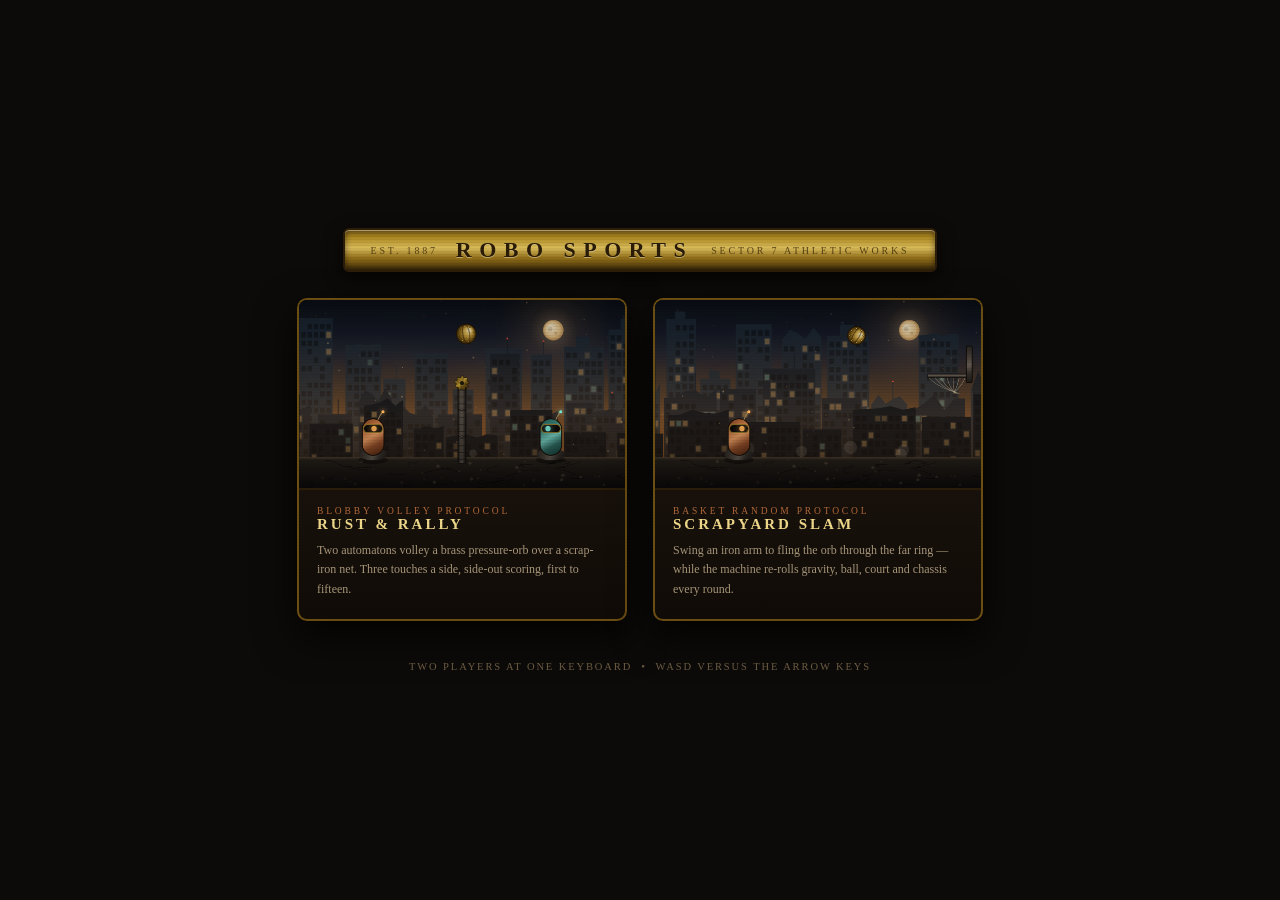
<file: index.html>
<!DOCTYPE html>
<html lang="en">
<head>
<meta charset="utf-8">
<meta name="viewport" content="width=device-width, initial-scale=1">
<title>ROBO SPORTS — Sector 7 Athletic Works</title>
<meta name="description" content="Two browser games in a ruined steampunk city, where salvaged automatons play sports for nobody. No install, no plugins, no downloads.">

<!-- Icons: the inline SVG is primary — crisp at any size and fetches
     nothing, so it works straight off file://. The .ico and .png exist only
     for browsers predating SVG favicons and for link unfurlers, which cannot
     read a data URI. Both are generated by tools/make-icons.js. -->
<link rel="icon" type="image/svg+xml" href="data:image/svg+xml,%3Csvg%20xmlns='http://www.w3.org/2000/svg'%20viewBox='0%200%2032%2032'%3E%3CradialGradient%20id='o'%20cx='.34'%20cy='.3'%20r='.8'%3E%3Cstop%20offset='0'%20stop-color='%23ffeeb8'/%3E%3Cstop%20offset='.45'%20stop-color='%23c99f3d'/%3E%3Cstop%20offset='1'%20stop-color='%233d2a08'/%3E%3C/radialGradient%3E%3Ccircle%20cx='16'%20cy='16'%20r='14.3'%20fill='url(%23o)'%20stroke='%23241705'%20stroke-width='2.4'/%3E%3Cellipse%20cx='16'%20cy='16'%20rx='12.4'%20ry='4.3'%20fill='none'%20stroke='%232b1c07'%20stroke-opacity='.5'%20stroke-width='1.8'/%3E%3Cellipse%20cx='11'%20cy='9.6'%20rx='3.2'%20ry='2'%20fill='%23fff8e0'%20fill-opacity='.55'%20transform='rotate(-35%2011%209.6)'/%3E%3C/svg%3E">
<link rel="alternate icon" href="favicon.ico">
<link rel="apple-touch-icon" href="apple-touch-icon.png">

<!-- Link previews (iMessage, Slack, WhatsApp). og:image must be an
     absolute URL, so these name the canonical host rather than a
     relative path like everything else here. -->
<meta property="og:type" content="website">
<meta property="og:site_name" content="Robo Sports">
<meta property="og:title" content="Robo Sports">
<meta property="og:description" content="Two browser games in a ruined steampunk city, where salvaged automatons play sports for nobody. No install, no plugins, no downloads.">
<meta property="og:url" content="https://robo.priseko.de/">
<meta property="og:image" content="https://robo.priseko.de/og-image.png">
<meta property="og:image:width" content="1200">
<meta property="og:image:height" content="630">
<meta property="og:image:alt" content="A brass orb glowing in a dark foundry yard">
<meta name="twitter:card" content="summary_large_image">
<link rel="stylesheet" href="shared/style.css">
</head>
<body class="page-scroll">

<div class="hub">

  <div class="nameplate">
    <span class="sub">Est. 1887</span>
    <h1>Robo Sports</h1>
    <span class="sub">Sector 7 Athletic Works</span>
  </div>

  <div class="cards">
    <a class="card" href="blobby/index.html">
      <canvas id="pv1" width="660" height="380"></canvas>
      <div class="body">
        <div class="kicker">Blobby Volley Protocol</div>
        <h3>Rust &amp; Rally</h3>
        <p>Two automatons volley a brass pressure-orb over a scrap-iron net.
           Three touches a side, side-out scoring, first to fifteen.</p>
      </div>
    </a>

    <a class="card" href="basket/index.html">
      <canvas id="pv2" width="660" height="380"></canvas>
      <div class="body">
        <div class="kicker">Basket Random Protocol</div>
        <h3>Scrapyard Slam</h3>
        <p>Swing an iron arm to fling the orb through the far ring — while the
           machine re-rolls gravity, ball, court and chassis every round.</p>
      </div>
    </a>
  </div>

  <div class="keyhint">Two players at one keyboard &nbsp;•&nbsp; WASD versus the arrow keys</div>
</div>

<script src="shared/art.js"></script>
<script>
(function () {
  const A = window.Art, TAU = A.TAU;

  function preview(id, seed, draw) {
    const cv = document.getElementById(id);
    const ctx = cv.getContext('2d');
    const W = cv.width, H = cv.height, GY = H - 62;
    const city = new A.CityBackdrop(W, H, GY, seed);
    let t = 0;
    (function loop() {
      t += 1 / 60;
      city.update(1 / 60);
      city.draw(ctx, Math.sin(t * 0.4));
      city.drawGround(ctx);
      draw(ctx, t, W, H, GY);
      const vg = ctx.createLinearGradient(0, 0, 0, H);
      vg.addColorStop(0, 'rgba(0,0,0,.25)');
      vg.addColorStop(0.6, 'rgba(0,0,0,0)');
      vg.addColorStop(1, 'rgba(0,0,0,.5)');
      ctx.fillStyle = vg; ctx.fillRect(0, 0, W, H);
      requestAnimationFrame(loop);
    })();
  }

  function orb(ctx, x, y, r, rot) {
    ctx.save();
    ctx.translate(x, y); ctx.rotate(rot);
    ctx.beginPath(); ctx.arc(0, 0, r, 0, TAU);
    const g = ctx.createRadialGradient(-r * .35, -r * .4, r * .1, 0, 0, r);
    g.addColorStop(0, '#ffeeb8'); g.addColorStop(.35, '#d9b04a');
    g.addColorStop(.72, '#8a6418'); g.addColorStop(1, '#3d2a08');
    ctx.fillStyle = g; ctx.fill();
    ctx.strokeStyle = '#241705'; ctx.lineWidth = 1.6; ctx.stroke();
    ctx.strokeStyle = 'rgba(40,26,6,.55)'; ctx.lineWidth = 2;
    ctx.beginPath(); ctx.ellipse(0, 0, r, r * .34, 0, 0, TAU); ctx.stroke();
    A.rivetRing(ctx, 0, 0, r * .78, 8, 1.6, rot * .5);
    ctx.restore();
  }

  function blob(ctx, x, gy, tint, eyeCol, look) {
    const R = 22, top = gy - 78;
    ctx.save();
    ctx.globalAlpha = .38; ctx.fillStyle = '#000';
    ctx.beginPath(); ctx.ellipse(x, gy + 5, 30, 8, 0, 0, TAU); ctx.fill();
    ctx.restore();
    ctx.save();
    ctx.beginPath(); ctx.ellipse(x, gy - 6, 29, 12, 0, 0, TAU);
    ctx.fillStyle = A.brassGrad(ctx, x - 29, gy - 18, x + 29, gy + 6, 'iron'); ctx.fill();
    A.roundRect(ctx, x - R, top, R * 2, gy - top - 4, R);
    ctx.fillStyle = A.brassGrad(ctx, x - R, top, x + R, gy, tint); ctx.fill();
    ctx.strokeStyle = 'rgba(20,12,4,.9)'; ctx.lineWidth = 2; ctx.stroke();
    A.roundRect(ctx, x - 19, top + 12, 38, 16, 7);
    ctx.fillStyle = '#0a0806'; ctx.fill();
    ctx.beginPath(); ctx.arc(x + look * 6, top + 20, 5.5, 0, TAU);
    ctx.fillStyle = eyeCol; ctx.shadowColor = eyeCol; ctx.shadowBlur = 14; ctx.fill();
    ctx.shadowBlur = 0;
    ctx.strokeStyle = '#8c6f28'; ctx.lineWidth = 2;
    A.roundRect(ctx, x - 19, top + 12, 38, 16, 7); ctx.stroke();
    ctx.strokeStyle = '#9a8250'; ctx.lineWidth = 2;
    ctx.beginPath(); ctx.moveTo(x + 10, top + 2); ctx.quadraticCurveTo(x + 14, top - 8, x + 20, top - 14); ctx.stroke();
    ctx.beginPath(); ctx.arc(x + 20, top - 14, 3, 0, TAU);
    ctx.fillStyle = eyeCol; ctx.shadowColor = eyeCol; ctx.shadowBlur = 10; ctx.fill();
    ctx.restore();
  }

  /* ---- card 1: a rally over the net ---- */
  preview('pv1', 20250725, function (ctx, t, W, H, GY) {
    const netX = W / 2, netTop = GY - 150;
    const k = (t * 0.75) % 2;
    const bx = k < 1 ? 160 + k * (W - 320) : (W - 160) - (k - 1) * (W - 320);
    const by = GY - 60 - Math.sin((k % 1) * Math.PI) * 190;
    A.pipe(ctx, netX, netTop, netX, GY + 12, 15, 'iron');
    ctx.strokeStyle = 'rgba(28,24,20,.85)'; ctx.lineWidth = 1.2;
    for (let i = -1; i <= 1; i++) {
      ctx.beginPath(); ctx.moveTo(netX + i * 9, netTop); ctx.lineTo(netX + i * 9, GY + 8); ctx.stroke();
    }
    for (let y = netTop; y < GY + 8; y += 14) {
      ctx.beginPath(); ctx.moveTo(netX - 10, y); ctx.lineTo(netX + 10, y); ctx.stroke();
    }
    A.gear(ctx, netX, netTop, 15, 9, t * 0.4, null);
    blob(ctx, 150, GY, 'copper', '#ffb45a', bx < netX ? 1 : .3);
    blob(ctx, W - 150, GY, 'verdigris', '#79e6d4', bx > netX ? -1 : -.3);
    orb(ctx, bx, by, 20, t * 2);
  });

  /* ---- card 2: a shot at the ring ---- */
  preview('pv2', 77123, function (ctx, t, W, H, GY) {
    const hy = GY - 165, len = 78;
    // rim on the right
    A.roundRect(ctx, W - 30, hy - 60, 12, 74, 3);
    ctx.fillStyle = A.brassGrad(ctx, W - 30, hy - 60, W - 18, hy + 14, 'iron'); ctx.fill();
    ctx.strokeStyle = '#120d08'; ctx.lineWidth = 2; ctx.stroke();
    ctx.strokeStyle = 'rgba(216,198,160,.5)'; ctx.lineWidth = 1.2;
    for (let i = 0; i <= 6; i++) {
      const x0 = (W - 30) - len * (i / 6);
      ctx.beginPath();
      ctx.moveTo(x0, hy);
      ctx.quadraticCurveTo(x0 + (W - 60 - x0) * .3, hy + 22, (W - 30) - len * .35 * (1 - i / 12), hy + 36);
      ctx.stroke();
    }
    A.pipe(ctx, W - 30, hy, W - 30 - len, hy, 8, null);
    const k = (t * 0.55) % 1;
    const bx = 300 + k * (W - 380);
    const by = GY - 40 - Math.sin(k * Math.PI * 0.92) * 230;
    blob(ctx, 170, GY, 'copper', '#ffb45a', 1);
    orb(ctx, bx, by, 18, t * 3);
  });
})();
</script>
</body>
</html>
</file>
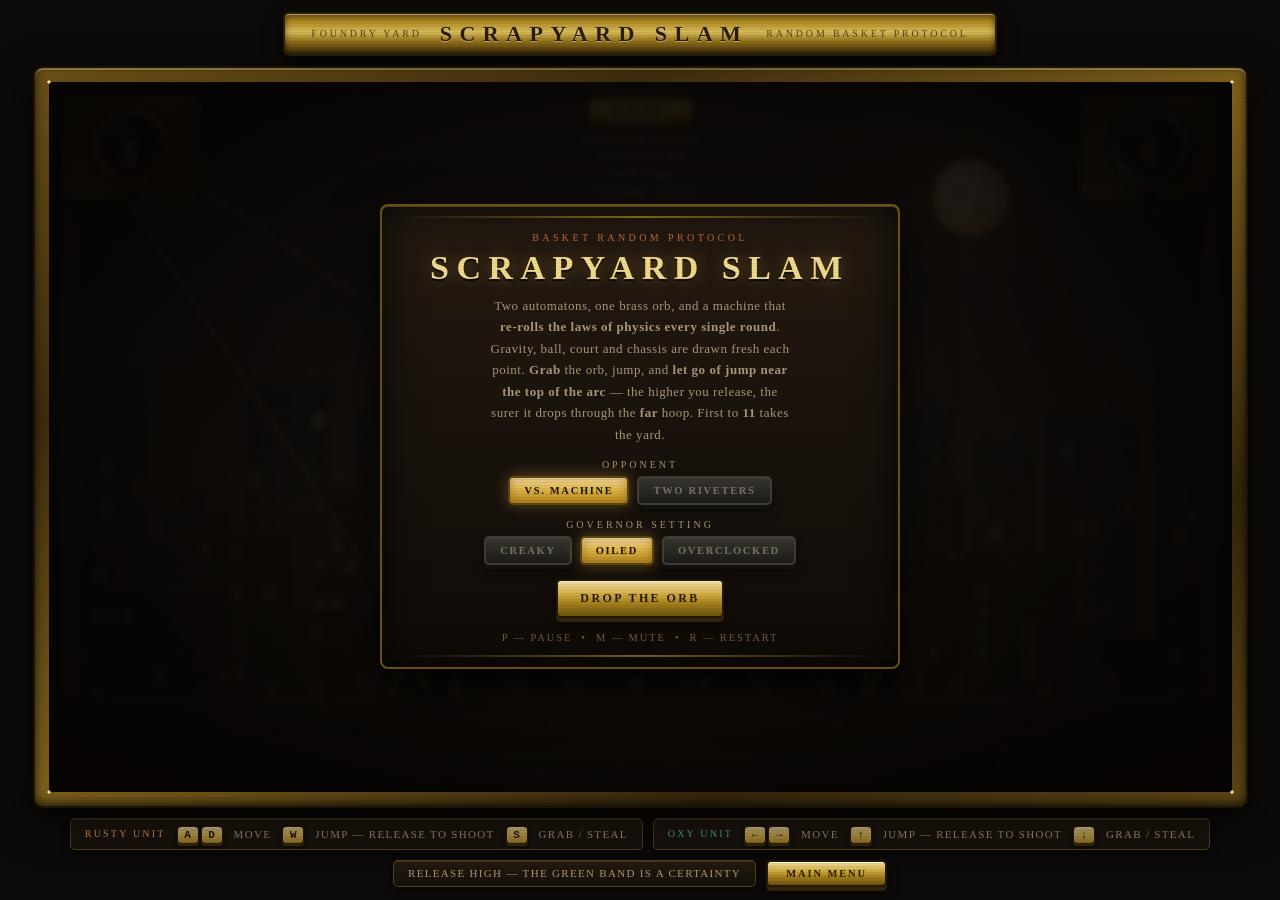
<file: basket/index.html>
<!DOCTYPE html>
<html lang="en">
<head>
<meta charset="utf-8">
<meta name="viewport" content="width=device-width, initial-scale=1">
<title>SCRAPYARD SLAM — Random Basket Protocol</title>
<meta name="description" content="Gravity, orb, court and chassis are re-rolled every single round. Grab the orb, jump, and release at the top of the arc.">

<!-- Icons: the inline SVG is primary — crisp at any size and fetches
     nothing, so it works straight off file://. The .ico and .png exist only
     for browsers predating SVG favicons and for link unfurlers, which cannot
     read a data URI. Both are generated by tools/make-icons.js. -->
<link rel="icon" type="image/svg+xml" href="data:image/svg+xml,%3Csvg%20xmlns='http://www.w3.org/2000/svg'%20viewBox='0%200%2032%2032'%3E%3CradialGradient%20id='o'%20cx='.34'%20cy='.3'%20r='.8'%3E%3Cstop%20offset='0'%20stop-color='%23ffeeb8'/%3E%3Cstop%20offset='.45'%20stop-color='%23c99f3d'/%3E%3Cstop%20offset='1'%20stop-color='%233d2a08'/%3E%3C/radialGradient%3E%3Ccircle%20cx='16'%20cy='16'%20r='14.3'%20fill='url(%23o)'%20stroke='%23241705'%20stroke-width='2.4'/%3E%3Cellipse%20cx='16'%20cy='16'%20rx='12.4'%20ry='4.3'%20fill='none'%20stroke='%232b1c07'%20stroke-opacity='.5'%20stroke-width='1.8'/%3E%3Cellipse%20cx='11'%20cy='9.6'%20rx='3.2'%20ry='2'%20fill='%23fff8e0'%20fill-opacity='.55'%20transform='rotate(-35%2011%209.6)'/%3E%3C/svg%3E">
<link rel="alternate icon" href="../favicon.ico">
<link rel="apple-touch-icon" href="../apple-touch-icon.png">

<!-- Link previews (iMessage, Slack, WhatsApp). og:image must be an
     absolute URL, so these name the canonical host rather than a
     relative path like everything else here. -->
<meta property="og:type" content="website">
<meta property="og:site_name" content="Robo Sports">
<meta property="og:title" content="Scrapyard Slam — Robo Sports">
<meta property="og:description" content="Gravity, orb, court and chassis are re-rolled every single round. Grab the orb, jump, and release at the top of the arc.">
<meta property="og:url" content="https://robo.priseko.de/basket/">
<meta property="og:image" content="https://robo.priseko.de/og-image.png">
<meta property="og:image:width" content="1200">
<meta property="og:image:height" content="630">
<meta property="og:image:alt" content="A brass orb glowing in a dark foundry yard">
<meta name="twitter:card" content="summary_large_image">
<link rel="stylesheet" href="../shared/style.css">
</head>
<body>

<div class="machine">

  <div class="nameplate">
    <span class="sub">Foundry Yard</span>
    <h1>Scrapyard Slam</h1>
    <span class="sub">Random Basket Protocol</span>
  </div>

  <div class="bezel">
    <canvas id="screen" class="screen" width="1000" height="600"></canvas>

    <!-- ---------------- MENU ---------------- -->
    <div class="overlay" id="menu">
      <div class="panel">
        <div class="tag">Basket Random Protocol</div>
        <h2>Scrapyard Slam</h2>
        <p>
          Two automatons, one brass orb, and a machine that <b>re-rolls the laws of
          physics every single round</b>. Gravity, ball, court and chassis are drawn
          fresh each point. <b>Grab</b> the orb, jump, and <b>let go of jump near the
          top of the arc</b> — the higher you release, the surer it drops through the
          <b>far</b> hoop. First to <b>11</b> takes the yard.
        </p>

        <span class="opt-label">Opponent</span>
        <div class="opt-group" id="optMode">
          <button class="btn ghost" data-mode="cpu" aria-pressed="true">Vs. Machine</button>
          <button class="btn ghost" data-mode="human" aria-pressed="false">Two Riveters</button>
        </div>

        <span class="opt-label">Governor Setting</span>
        <div class="opt-group" id="optDiff">
          <button class="btn ghost" data-diff="0" aria-pressed="false">Creaky</button>
          <button class="btn ghost" data-diff="1" aria-pressed="true">Oiled</button>
          <button class="btn ghost" data-diff="2" aria-pressed="false">Overclocked</button>
        </div>

        <div class="btn-row">
          <button class="btn" id="btnStart">Drop the Orb</button>
        </div>
        <div class="keyhint">P — pause &nbsp;•&nbsp; M — mute &nbsp;•&nbsp; R — restart</div>
      </div>
    </div>

    <!-- ---------------- PAUSE ---------------- -->
    <div class="overlay" id="pause" hidden>
      <div class="panel">
        <div class="tag">Boiler Cooling</div>
        <h2>Paused</h2>
        <div class="btn-row">
          <button class="btn" id="btnResume">Resume</button>
          <button class="btn ghost" id="btnQuit">Abandon Match</button>
        </div>
      </div>
    </div>

    <!-- ---------------- GAME OVER ---------------- -->
    <div class="overlay" id="over" hidden>
      <div class="panel">
        <div class="tag" id="overTag">Match Concluded</div>
        <h2 class="badge-win" id="overTitle">Victory</h2>
        <p id="overText"></p>
        <div class="btn-row">
          <button class="btn" id="btnAgain">Rematch</button>
          <button class="btn ghost" id="btnMenu">Match Setup</button>
        </div>
      </div>
    </div>
  </div>

  <div class="controls">
    <div class="ctl-card">
      <span class="who p1">Rusty Unit</span>
      <span><kbd>A</kbd><kbd>D</kbd></span><span class="lbl">Move</span>
      <span><kbd>W</kbd></span><span class="lbl">Jump — release to shoot</span>
      <span><kbd>S</kbd></span><span class="lbl">Grab / steal</span>
    </div>
    <div class="ctl-card">
      <span class="who p2">Oxy Unit</span>
      <span><kbd>←</kbd><kbd>→</kbd></span><span class="lbl">Move</span>
      <span><kbd>↑</kbd></span><span class="lbl">Jump — release to shoot</span>
      <span><kbd>↓</kbd></span><span class="lbl">Grab / steal</span>
    </div>
    <div class="ctl-card">
      <span class="lbl">Release high — the green band is a certainty</span>
    </div>
    <a class="btn home" href="../index.html">Main Menu</a>
  </div>

</div>

<script src="../shared/art.js"></script>
<script src="game.js"></script>
</body>
</html>
</file>
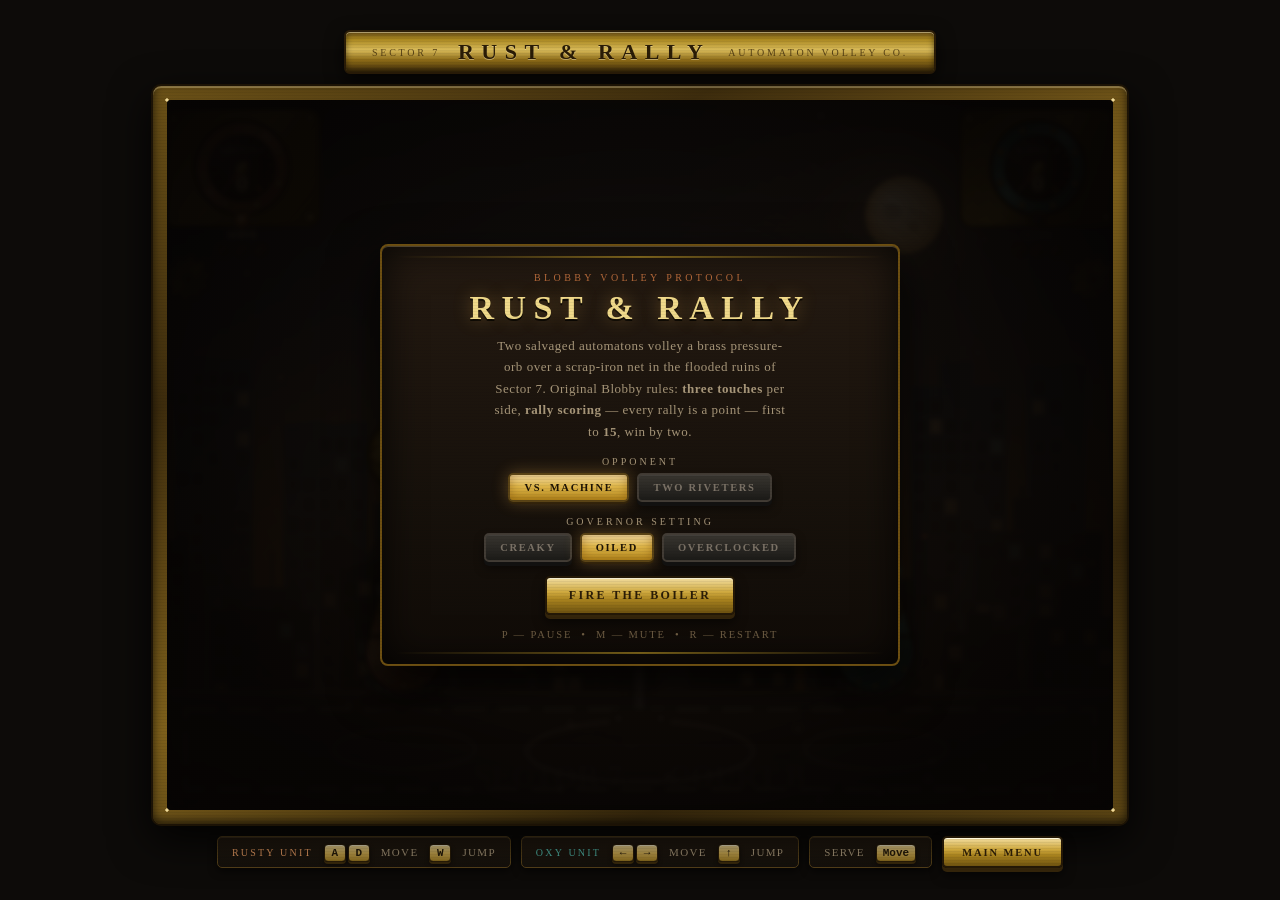
<file: blobby/index.html>
<!DOCTYPE html>
<html lang="en">
<head>
<meta charset="utf-8">
<meta name="viewport" content="width=device-width, initial-scale=1">
<title>RUST &amp; RALLY — Robo Blobby Volley</title>
<meta name="description" content="A Blobby Volley clone with the original physics constants ported verbatim. Three touches a side, rally scoring, first to 15.">

<!-- Icons: the inline SVG is primary — crisp at any size and fetches
     nothing, so it works straight off file://. The .ico and .png exist only
     for browsers predating SVG favicons and for link unfurlers, which cannot
     read a data URI. Both are generated by tools/make-icons.js. -->
<link rel="icon" type="image/svg+xml" href="data:image/svg+xml,%3Csvg%20xmlns='http://www.w3.org/2000/svg'%20viewBox='0%200%2032%2032'%3E%3CradialGradient%20id='o'%20cx='.34'%20cy='.3'%20r='.8'%3E%3Cstop%20offset='0'%20stop-color='%23ffeeb8'/%3E%3Cstop%20offset='.45'%20stop-color='%23c99f3d'/%3E%3Cstop%20offset='1'%20stop-color='%233d2a08'/%3E%3C/radialGradient%3E%3Ccircle%20cx='16'%20cy='16'%20r='14.3'%20fill='url(%23o)'%20stroke='%23241705'%20stroke-width='2.4'/%3E%3Cellipse%20cx='16'%20cy='16'%20rx='12.4'%20ry='4.3'%20fill='none'%20stroke='%232b1c07'%20stroke-opacity='.5'%20stroke-width='1.8'/%3E%3Cellipse%20cx='11'%20cy='9.6'%20rx='3.2'%20ry='2'%20fill='%23fff8e0'%20fill-opacity='.55'%20transform='rotate(-35%2011%209.6)'/%3E%3C/svg%3E">
<link rel="alternate icon" href="../favicon.ico">
<link rel="apple-touch-icon" href="../apple-touch-icon.png">

<!-- Link previews (iMessage, Slack, WhatsApp). og:image must be an
     absolute URL, so these name the canonical host rather than a
     relative path like everything else here. -->
<meta property="og:type" content="website">
<meta property="og:site_name" content="Robo Sports">
<meta property="og:title" content="Rust & Rally — Robo Sports">
<meta property="og:description" content="A Blobby Volley clone with the original physics constants ported verbatim. Three touches a side, rally scoring, first to 15.">
<meta property="og:url" content="https://robo.priseko.de/blobby/">
<meta property="og:image" content="https://robo.priseko.de/og-image.png">
<meta property="og:image:width" content="1200">
<meta property="og:image:height" content="630">
<meta property="og:image:alt" content="A brass orb glowing in a dark foundry yard">
<meta name="twitter:card" content="summary_large_image">
<link rel="stylesheet" href="../shared/style.css">
</head>
<body>

<div class="machine">

  <div class="nameplate">
    <span class="sub">Sector 7</span>
    <h1>Rust &amp; Rally</h1>
    <span class="sub">Automaton Volley Co.</span>
  </div>

  <div class="bezel">
    <canvas id="screen" class="screen" width="800" height="600"></canvas>

    <!-- ---------------- MENU ---------------- -->
    <div class="overlay" id="menu">
      <div class="panel">
        <div class="tag">Blobby Volley Protocol</div>
        <h2>Rust &amp; Rally</h2>
        <p>
          Two salvaged automatons volley a brass pressure-orb over a scrap-iron net
          in the flooded ruins of Sector 7. Original Blobby rules: <b>three touches</b>
          per side, <b>rally scoring</b> — every rally is a point — first to
          <b>15</b>, win by two.
        </p>

        <span class="opt-label">Opponent</span>
        <div class="opt-group" id="optMode">
          <button class="btn ghost" data-mode="cpu" aria-pressed="true">Vs. Machine</button>
          <button class="btn ghost" data-mode="human" aria-pressed="false">Two Riveters</button>
        </div>

        <span class="opt-label">Governor Setting</span>
        <div class="opt-group" id="optDiff">
          <button class="btn ghost" data-diff="0" aria-pressed="false">Creaky</button>
          <button class="btn ghost" data-diff="1" aria-pressed="true">Oiled</button>
          <button class="btn ghost" data-diff="2" aria-pressed="false">Overclocked</button>
        </div>

        <div class="btn-row">
          <button class="btn" id="btnStart">Fire the Boiler</button>
        </div>
        <div class="keyhint">P — pause &nbsp;•&nbsp; M — mute &nbsp;•&nbsp; R — restart</div>
      </div>
    </div>

    <!-- ---------------- PAUSE ---------------- -->
    <div class="overlay" id="pause" hidden>
      <div class="panel">
        <div class="tag">Boiler Cooling</div>
        <h2>Paused</h2>
        <div class="btn-row">
          <button class="btn" id="btnResume">Resume</button>
          <button class="btn ghost" id="btnQuit">Abandon Match</button>
        </div>
      </div>
    </div>

    <!-- ---------------- GAME OVER ---------------- -->
    <div class="overlay" id="over" hidden>
      <div class="panel">
        <div class="tag" id="overTag">Match Concluded</div>
        <h2 class="badge-win" id="overTitle">Victory</h2>
        <p id="overText"></p>
        <div class="btn-row">
          <button class="btn" id="btnAgain">Rematch</button>
          <button class="btn ghost" id="btnMenu">Match Setup</button>
        </div>
      </div>
    </div>
  </div>

  <div class="controls">
    <div class="ctl-card">
      <span class="who p1">Rusty Unit</span>
      <span><kbd>A</kbd><kbd>D</kbd></span><span class="lbl">Move</span>
      <span><kbd>W</kbd></span><span class="lbl">Jump</span>
    </div>
    <div class="ctl-card">
      <span class="who p2">Oxy Unit</span>
      <span><kbd>←</kbd><kbd>→</kbd></span><span class="lbl">Move</span>
      <span><kbd>↑</kbd></span><span class="lbl">Jump</span>
    </div>
    <div class="ctl-card">
      <span class="lbl">Serve</span><span><kbd>Move</kbd></span>
    </div>
    <a class="btn home" href="../index.html">Main Menu</a>
  </div>

</div>

<script src="../shared/art.js"></script>
<script src="game.js"></script>
</body>
</html>
</file>
<file: shared/style.css>
/* ============================================================
   ROBO SPORTS — shared steampunk chrome
   Brass, rivets, smoked glass and oil-stained leather.
   ============================================================ */

:root {
  --brass:        #c9a227;
  --brass-light:  #f0d98a;
  --brass-dark:   #6d4f11;
  --copper:       #b4693a;
  --copper-light: #e69b62;
  --verdigris:    #4fb3a5;
  --iron:         #2b2724;
  --iron-light:   #46403a;
  --leather:      #1a120c;
  --smoke:        #0d0b09;
  --glow:         #ffc85e;
  --ink:          #efe0c0;
  --ink-dim:      #a8977a;
  --serif:        "Cinzel", "Bookman Old Style", Georgia, "Times New Roman", serif;
  --mono:         "Courier New", Courier, monospace;
}

* { box-sizing: border-box; }

html, body {
  margin: 0;
  padding: 0;
  height: 100%;
  background: var(--smoke);
  color: var(--ink);
  font-family: var(--serif);
  overflow: hidden;
  -webkit-font-smoothing: antialiased;
}

body.page-scroll { overflow: auto; }

/* --- oil-stained backdrop behind everything ---------------- */
body::before {
  content: "";
  position: fixed;
  inset: 0;
  background:
    radial-gradient(ellipse at 50% 18%, #3a2d20 0%, #170f0a 55%, #080605 100%);
  z-index: -2;
}
/* soot / grain */
body::after {
  content: "";
  position: fixed;
  inset: 0;
  pointer-events: none;
  opacity: .16;
  z-index: 100;
  background-image:
    repeating-linear-gradient(0deg, rgba(0,0,0,.35) 0 1px, transparent 1px 3px);
  mix-blend-mode: multiply;
}

/* ============================================================
   Layout
   ============================================================ */

.machine {
  height: 100%;
  display: flex;
  flex-direction: column;
  align-items: center;
  justify-content: center;
  gap: 10px;
  padding: 10px 14px 12px;
}

/* --- title plate ------------------------------------------- */
.nameplate {
  position: relative;
  display: flex;
  align-items: center;
  gap: 18px;
  padding: 7px 26px;
  border-radius: 6px;
  background:
    linear-gradient(180deg, #6a4f18 0%, #a9861f 18%, #d9bb5a 45%, #8f6d18 70%, #4b350c 100%);
  border: 2px solid #2b1d08;
  box-shadow:
    inset 0 1px 0 rgba(255,240,190,.55),
    inset 0 -2px 6px rgba(0,0,0,.55),
    0 6px 18px rgba(0,0,0,.7);
}
.nameplate h1 {
  margin: 0;
  font-size: clamp(14px, 2.1vw, 22px);
  letter-spacing: .34em;
  text-transform: uppercase;
  color: #2a1c06;
  text-shadow: 0 1px 0 rgba(255,238,190,.5);
  white-space: nowrap;
}
.nameplate .sub {
  font-size: 10px;
  letter-spacing: .28em;
  text-transform: uppercase;
  color: #3d2a09;
  opacity: .8;
  white-space: nowrap;
}

/* --- the screen bezel -------------------------------------- */
.bezel {
  position: relative;
  padding: 14px;
  border-radius: 10px;
  background:
    linear-gradient(150deg, #6b5117 0%, #3d2c0d 25%, #7d5f1b 50%, #33250b 78%, #5d4614 100%);
  border: 2px solid #1c1305;
  box-shadow:
    inset 0 2px 0 rgba(255,235,180,.30),
    inset 0 -3px 10px rgba(0,0,0,.7),
    0 14px 40px rgba(0,0,0,.85);
  line-height: 0;
}
.bezel::before {  /* rivet row */
  content: "";
  position: absolute;
  inset: 6px;
  border-radius: 6px;
  pointer-events: none;
  background-image:
    radial-gradient(circle 3.5px at 8px 8px, #f2dc9a 0 40%, #6a4c10 55%, transparent 70%),
    radial-gradient(circle 3.5px at calc(100% - 8px) 8px, #f2dc9a 0 40%, #6a4c10 55%, transparent 70%),
    radial-gradient(circle 3.5px at 8px calc(100% - 8px), #f2dc9a 0 40%, #6a4c10 55%, transparent 70%),
    radial-gradient(circle 3.5px at calc(100% - 8px) calc(100% - 8px), #f2dc9a 0 40%, #6a4c10 55%, transparent 70%);
  background-repeat: no-repeat;
}

canvas.screen {
  display: block;
  border-radius: 4px;
  border: 2px solid #120c05;
  background: #0a0908;
  box-shadow: inset 0 0 60px rgba(0,0,0,.9);
  image-rendering: auto;
  touch-action: none;
}

/* --- control strip ----------------------------------------- */
.controls {
  display: flex;
  gap: 10px;
  align-items: stretch;
  flex-wrap: wrap;
  justify-content: center;
  max-width: 100%;
}
.ctl-card {
  display: flex;
  align-items: center;
  gap: 10px;
  padding: 5px 14px;
  border-radius: 5px;
  background: linear-gradient(180deg, #241a10, #14100b);
  border: 1px solid #56411a;
  box-shadow: inset 0 1px 0 rgba(255,220,150,.12), 0 3px 8px rgba(0,0,0,.6);
}
.ctl-card .who {
  font-size: 10px;
  letter-spacing: .22em;
  text-transform: uppercase;
  color: var(--ink-dim);
}
.ctl-card .who.p1 { color: var(--copper-light); }
.ctl-card .who.p2 { color: var(--verdigris); }

kbd {
  display: inline-block;
  min-width: 22px;
  padding: 2px 6px;
  margin: 0 1px;
  font-family: var(--mono);
  font-size: 11px;
  font-weight: bold;
  text-align: center;
  color: #241a09;
  border-radius: 4px;
  background: linear-gradient(180deg, #e8d191 0%, #c2a04a 55%, #8f7020 100%);
  border: 1px solid #2b1d07;
  box-shadow: inset 0 1px 0 rgba(255,250,220,.8), 0 2px 0 #3a2a0c, 0 3px 4px rgba(0,0,0,.5);
}
.ctl-card .lbl { font-size: 11px; letter-spacing: .12em; color: var(--ink-dim); text-transform: uppercase; }

/* always-available route back to the game-selection hub, without covering
   the court. It is an <a>, so it also middle-clicks into a new tab. */
a.btn {
  display: inline-flex;
  align-items: center;
  text-decoration: none;
}
.controls .home {
  padding: 6px 18px;
  font-size: 10.5px;
  letter-spacing: .18em;
}

/* ============================================================
   Overlays (menu / pause / game over)
   ============================================================ */
.overlay {
  position: absolute;
  inset: 14px;
  display: flex;
  align-items: center;
  justify-content: center;
  border-radius: 4px;
  background: radial-gradient(ellipse at 50% 45%, rgba(20,14,8,.80) 0%, rgba(6,4,3,.94) 75%);
  backdrop-filter: blur(2px);
  z-index: 20;
  line-height: normal;
}
.overlay[hidden] { display: none; }

.panel {
  position: relative;
  min-width: min(520px, 78vw);
  max-width: 78vw;
  padding: 26px 34px 24px;
  text-align: center;
  border-radius: 8px;
  background:
    linear-gradient(180deg, #241a11 0%, #17110b 60%, #100b07 100%);
  border: 2px solid var(--brass-dark);
  box-shadow:
    inset 0 1px 0 rgba(255,225,160,.25),
    inset 0 0 40px rgba(0,0,0,.8),
    0 18px 50px rgba(0,0,0,.85);
}
.panel::before, .panel::after {
  content: "";
  position: absolute;
  left: 14px; right: 14px;
  height: 2px;
  background: linear-gradient(90deg, transparent, var(--brass), transparent);
  opacity: .55;
}
.panel::before { top: 10px; }
.panel::after  { bottom: 10px; }

.panel h2 {
  margin: 6px 0 4px;
  font-size: clamp(20px, 3.4vw, 34px);
  letter-spacing: .22em;
  text-transform: uppercase;
  color: var(--brass-light);
  text-shadow: 0 0 18px rgba(255,190,80,.35), 0 2px 0 #000;
}
.panel p {
  margin: 8px auto 14px;
  max-width: 46ch;
  font-size: 13px;
  line-height: 1.65;
  color: var(--ink-dim);
  letter-spacing: .04em;
}
.panel .tag {
  font-size: 10px;
  letter-spacing: .34em;
  text-transform: uppercase;
  color: var(--copper);
}

.btn-row { display: flex; gap: 12px; justify-content: center; flex-wrap: wrap; margin-top: 6px; }

.btn {
  position: relative;
  cursor: pointer;
  padding: 10px 22px;
  font-family: var(--serif);
  font-size: 12px;
  font-weight: 700;
  letter-spacing: .2em;
  text-transform: uppercase;
  color: #2a1c06;
  border-radius: 5px;
  border: 2px solid #241806;
  background: linear-gradient(180deg, #f2dda0 0%, #cfa93f 40%, #a8821e 62%, #6d5210 100%);
  box-shadow: inset 0 1px 0 rgba(255,252,230,.85), 0 4px 0 #33240a, 0 7px 12px rgba(0,0,0,.6);
  transition: transform .06s ease, box-shadow .06s ease, filter .12s ease;
}
.btn:hover { filter: brightness(1.1); }
.btn:active { transform: translateY(3px); box-shadow: inset 0 1px 0 rgba(255,252,230,.7), 0 1px 0 #33240a, 0 3px 6px rgba(0,0,0,.6); }
.btn.ghost {
  color: var(--brass-light);
  background: linear-gradient(180deg, #2a2015, #16100a);
  border-color: #5b4416;
  box-shadow: inset 0 1px 0 rgba(255,220,150,.16), 0 4px 0 #100b06, 0 7px 12px rgba(0,0,0,.6);
}
/* --- toggle groups ---
   The picked option is live brass; every unpicked one is cold, dead metal.
   These win over .btn / .btn.ghost so a group reads the same either way. */
.btn[aria-pressed="true"] {
  background: linear-gradient(180deg, #ffe9b0 0%, #e0b74a 45%, #b98d1f 100%);
  color: #1d1304;
  box-shadow:
    inset 0 0 12px rgba(120,70,0,.5),
    0 2px 0 #33240a,
    0 0 16px rgba(255,190,80,.30);
}
.opt-group .btn[aria-pressed="false"] {
  color: #7b7266;
  background: linear-gradient(180deg, #38352f 0%, #292723 55%, #1b1a17 100%);
  border-color: #423c35;
  text-shadow: none;
  box-shadow:
    inset 0 1px 0 rgba(255,255,255,.05),
    0 4px 0 #121110,
    0 6px 10px rgba(0,0,0,.5);
}
.opt-group .btn[aria-pressed="false"]:hover {
  filter: none;
  color: #cdbb94;
  border-color: #6d5623;
  background: linear-gradient(180deg, #46413a 0%, #332f29 55%, #23211d 100%);
}

/* small toggle groups inside the panel */
.opt-group { display: flex; gap: 8px; justify-content: center; margin: 4px 0 14px; flex-wrap: wrap; }
.opt-group .btn { padding: 7px 14px; font-size: 10.5px; letter-spacing: .16em; }
.opt-label {
  display: block;
  margin: 14px 0 6px;
  font-size: 10px;
  letter-spacing: .3em;
  text-transform: uppercase;
  color: var(--ink-dim);
}

.keyhint { margin-top: 14px; font-size: 10.5px; letter-spacing: .18em; color: #6d5c43; text-transform: uppercase; }

.badge-win { color: var(--glow); text-shadow: 0 0 22px rgba(255,180,60,.6); }

/* ============================================================
   Hub page
   ============================================================ */
.hub { min-height: 100%; display: flex; flex-direction: column; align-items: center; justify-content: center; gap: 26px; padding: 40px 20px; }
.cards { display: flex; gap: 26px; flex-wrap: wrap; justify-content: center; }
.card {
  width: 330px;
  text-decoration: none;
  color: inherit;
  border-radius: 10px;
  overflow: hidden;
  border: 2px solid var(--brass-dark);
  background: linear-gradient(180deg, #241a11, #100b07);
  box-shadow: inset 0 1px 0 rgba(255,225,160,.2), 0 16px 40px rgba(0,0,0,.8);
  transition: transform .16s ease, box-shadow .16s ease, border-color .16s ease;
}
.card:hover { transform: translateY(-6px); border-color: var(--brass); box-shadow: 0 24px 50px rgba(0,0,0,.9), 0 0 30px rgba(255,180,60,.15); }
.card canvas { display: block; width: 100%; height: 190px; background: #0a0908; border-bottom: 2px solid #2b1d08; }
.card .body { padding: 16px 18px 20px; }
.card h3 { margin: 0 0 6px; font-size: 15px; letter-spacing: .2em; text-transform: uppercase; color: var(--brass-light); }
.card .kicker { font-size: 9.5px; letter-spacing: .3em; text-transform: uppercase; color: var(--copper); }
.card p { margin: 8px 0 0; font-size: 12px; line-height: 1.6; color: var(--ink-dim); }
</file>
